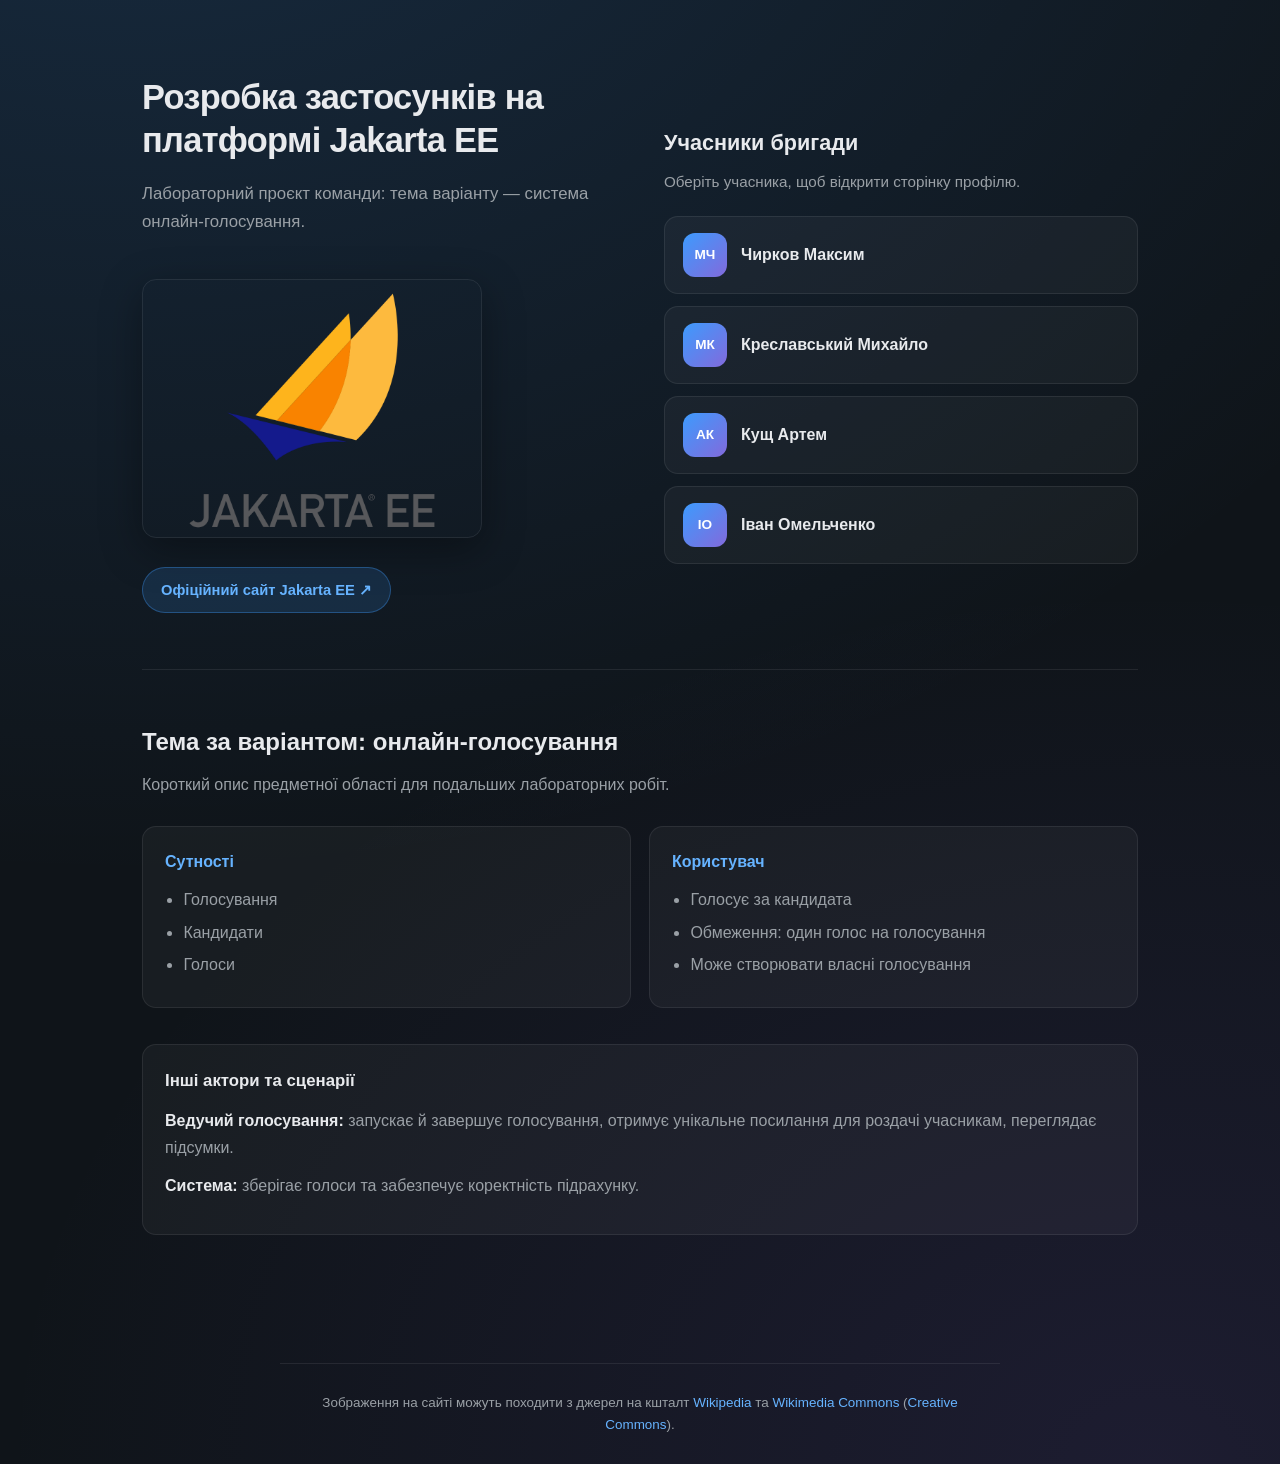
<file: lab1/src/main/webapp/index.html>
<!doctype html>
<html lang="uk">
  <head>
    <meta charset="UTF-8" />
    <meta name="viewport" content="width=device-width, initial-scale=1" />
    <title>Бригада — Jakarta EE</title>
    <link rel="stylesheet" href="styles.css" />
  </head>
  <body>
    <div class="container">
      <main class="landing-section">
        <section class="left-panel">
          <h1>Розробка застосунків на платформі Jakarta EE</h1>
          <p class="lead">
            Лабораторний проєкт команди: тема варіанту — система
            онлайн-голосування.
          </p>
          <img
            class="framework-img"
            src="images/jakarta-logo.png"
            alt="Логотип Jakarta EE"
          />
          <a
            class="external-pill"
            href="https://jakarta.ee"
            target="_blank"
            rel="noopener"
            >Офіційний сайт Jakarta EE ↗</a
          >
        </section>

        <section class="right-panel">
          <h2>Учасники бригади</h2>
          <p class="panel-sub">
            Оберіть учасника, щоб відкрити сторінку профілю.
          </p>
          <ul class="member-cards">
            <li>
              <a href="member-chyrkov">
                <span class="avatar" aria-hidden="true">МЧ</span>
                <span>Чирков Максим</span>
              </a>
            </li>
            <li>
              <a href="member-kreslavskyi">
                <span class="avatar" aria-hidden="true">МК</span>
                <span>Креславський Михайло</span>
              </a>
            </li>
            <li>
              <a href="member-kushch">
                <span class="avatar" aria-hidden="true">АК</span>
                <span>Кущ Артем</span>
              </a>
            </li>
            <li>
              <a href="member-omelchenko">
                <span class="avatar" aria-hidden="true">ІО</span>
                <span>Іван Омельченко</span>
              </a>
            </li>
          </ul>
        </section>
      </main>

      <section class="variant-section">
        <h2>Тема за варіантом: онлайн-голосування</h2>
        <p class="section-intro">
          Короткий опис предметної області для подальших лабораторних робіт.
        </p>

        <div class="variant-grid">
          <div class="variant-card">
            <h3>Сутності</h3>
            <ul>
              <li>Голосування</li>
              <li>Кандидати</li>
              <li>Голоси</li>
            </ul>
          </div>
          <div class="variant-card">
            <h3>Користувач</h3>
            <ul>
              <li>Голосує за кандидата</li>
              <li>Обмеження: один голос на голосування</li>
              <li>Може створювати власні голосування</li>
            </ul>
          </div>
        </div>

        <div class="actors-block">
          <h3>Інші актори та сценарії</h3>
          <p>
            <strong>Ведучий голосування:</strong> запускає й завершує
            голосування, отримує унікальне посилання для роздачі учасникам,
            переглядає підсумки.
          </p>
          <p>
            <strong>Система:</strong> зберігає голоси та забезпечує коректність
            підрахунку.
          </p>
        </div>
      </section>
    </div>
    <footer class="site-footer">
      <p>
        Зображення на сайті можуть походити з джерел на кшталт
        <a href="https://wikipedia.org" target="_blank" rel="noopener"
          >Wikipedia</a
        >
        та
        <a href="https://wikimedia.org" target="_blank" rel="noopener"
          >Wikimedia Commons</a
        >
        (<a href="https://creativecommons.org" target="_blank" rel="noopener"
          >Creative Commons</a
        >).
      </p>
    </footer>
  </body>
</html>
</file>
<file: lab1/src/main/webapp/styles.css>
@charset "UTF-8";

:root {
  --bg: #0f1419;
  --bg-elevated: #1a2332;
  --surface: rgba(255, 255, 255, 0.04);
  --border: rgba(255, 255, 255, 0.08);
  --text: #e8eaed;
  --text-muted: #9aa0a6;
  --accent: #3d9bfd;
  --accent-soft: rgba(61, 155, 253, 0.15);
  --accent-hover: #66b3ff;
  --radius: 14px;
  --shadow: 0 12px 40px rgba(0, 0, 0, 0.35);
}

* {
  box-sizing: border-box;
  margin: 0;
  padding: 0;
}

body {
  font-family:
    -apple-system, BlinkMacSystemFont, "Segoe UI", Roboto, "Helvetica Neue",
    Arial, sans-serif;
  line-height: 1.65;
  color: var(--text);
  background: var(--bg);
  background-image:
    radial-gradient(
      ellipse 120% 80% at 10% -20%,
      rgba(61, 155, 253, 0.18),
      transparent
    ),
    radial-gradient(
      ellipse 90% 60% at 90% 100%,
      rgba(130, 90, 220, 0.12),
      transparent
    );
  min-height: 100vh;
}

.container {
  max-width: 1040px;
  margin: 0 auto;
  padding: 28px 22px 48px;
}

.landing-section {
  display: grid;
  grid-template-columns: 1fr 1fr;
  gap: 48px;
  align-items: center;
  padding: 48px 0 56px;
  border-bottom: 1px solid var(--border);
}

@media (max-width: 860px) {
  .landing-section {
    grid-template-columns: 1fr;
  }
}

.left-panel h1 {
  font-size: clamp(1.65rem, 3.5vw, 2.15rem);
  font-weight: 700;
  letter-spacing: -0.02em;
  line-height: 1.25;
  margin-bottom: 18px;
}

.left-panel .lead {
  color: var(--text-muted);
  font-size: 1.05rem;
  margin-bottom: 22px;
}

.external-pill {
  display: inline-flex;
  align-items: center;
  gap: 8px;
  margin-top: 8px;
  padding: 10px 18px;
  background: var(--accent-soft);
  border: 1px solid rgba(61, 155, 253, 0.35);
  border-radius: 999px;
  color: var(--accent-hover);
  text-decoration: none;
  font-weight: 600;
  font-size: 0.92rem;
  transition:
    background 0.2s,
    transform 0.2s;
}

.external-pill:hover {
  background: rgba(61, 155, 253, 0.28);
  transform: translateY(-1px);
}

.framework-img {
  max-width: min(100%, 340px);
  height: auto;
  border-radius: var(--radius);
  margin: 22px 0 12px;
  box-shadow: var(--shadow);
  border: 1px solid var(--border);
}

.right-panel h2 {
  font-size: 1.35rem;
  font-weight: 700;
  margin-bottom: 8px;
}

.right-panel .panel-sub {
  color: var(--text-muted);
  font-size: 0.95rem;
  margin-bottom: 22px;
}

.member-cards {
  list-style: none;
  display: flex;
  flex-direction: column;
  gap: 12px;
}

.member-cards a {
  display: flex;
  align-items: center;
  gap: 14px;
  padding: 16px 18px;
  background: var(--surface);
  border: 1px solid var(--border);
  border-radius: var(--radius);
  color: var(--text);
  text-decoration: none;
  font-weight: 600;
  transition:
    border-color 0.2s,
    background 0.2s,
    transform 0.2s;
}

.member-cards a:hover {
  border-color: rgba(61, 155, 253, 0.45);
  background: rgba(61, 155, 253, 0.08);
  transform: translateX(4px);
}

.member-cards .avatar {
  width: 44px;
  height: 44px;
  border-radius: 12px;
  background: linear-gradient(135deg, var(--accent), #826adc);
  display: flex;
  align-items: center;
  justify-content: center;
  font-size: 0.85rem;
  font-weight: 700;
  color: #fff;
  flex-shrink: 0;
}

.variant-section {
  padding: 52px 0 24px;
}

.variant-section h2 {
  font-size: 1.5rem;
  margin-bottom: 10px;
}

.variant-section > p.section-intro {
  color: var(--text-muted);
  margin-bottom: 28px;
  max-width: 62ch;
}

.variant-grid {
  display: grid;
  grid-template-columns: repeat(auto-fit, minmax(240px, 1fr));
  gap: 18px;
  margin-bottom: 36px;
}

.variant-card {
  padding: 22px;
  background: var(--surface);
  border: 1px solid var(--border);
  border-radius: var(--radius);
}

.variant-card h3 {
  font-size: 1rem;
  color: var(--accent-hover);
  margin-bottom: 12px;
}

.variant-card ul {
  margin-left: 1.15rem;
  color: var(--text-muted);
}

.variant-card ul li {
  margin-bottom: 6px;
}

.actors-block {
  padding: 22px;
  background: var(--surface);
  border: 1px solid var(--border);
  border-radius: var(--radius);
}

.actors-block h3 {
  margin-bottom: 14px;
  font-size: 1.05rem;
}

.actors-block p {
  margin-bottom: 12px;
  color: var(--text-muted);
}

.actors-block strong {
  color: var(--text);
}

.profile-page .back-link {
  display: inline-flex;
  align-items: center;
  gap: 8px;
  margin-bottom: 28px;
  padding: 8px 14px;
  border-radius: 999px;
  background: var(--surface);
  border: 1px solid var(--border);
  color: var(--text-muted);
  text-decoration: none;
  font-size: 0.9rem;
  font-weight: 500;
  transition:
    color 0.2s,
    border-color 0.2s;
}

.profile-page .back-link:hover {
  color: var(--accent-hover);
  border-color: rgba(61, 155, 253, 0.35);
}

.profile-card {
  background: var(--surface);
  border: 1px solid var(--border);
  border-radius: calc(var(--radius) + 4px);
  padding: 36px 32px 40px;
  box-shadow: var(--shadow);
}

.profile-header {
  text-align: center;
  margin-bottom: 28px;
}

.profile-header h1 {
  font-size: clamp(1.75rem, 4vw, 2.35rem);
  font-weight: 700;
  letter-spacing: -0.02em;
}

.profile-meta-row {
  display: flex;
  flex-wrap: wrap;
  justify-content: center;
  gap: 24px;
  padding: 20px 0;
  border-top: 1px solid var(--border);
  border-bottom: 1px solid var(--border);
  margin-bottom: 28px;
}

.profile-meta-row .meta-item {
  text-align: center;
}

.profile-meta-row .meta-label {
  display: block;
  font-size: 0.78rem;
  text-transform: uppercase;
  letter-spacing: 0.08em;
  color: var(--text-muted);
  margin-bottom: 6px;
}

.profile-meta-row .meta-value {
  font-weight: 600;
}

.contacts-panel {
  display: flex;
  gap: 12px;
  align-items: center;
  justify-content: center;
}

.contact-icon {
  width: 36px;
  height: 36px;
  object-fit: contain;
  vertical-align: middle;
  transition: transform 0.2s;
}

a:hover .contact-icon {
  transform: scale(1.08);
}

.bio-content {
  max-width: 58ch;
  margin: 0 auto;
  color: var(--text-muted);
  font-size: 1.05rem;
}

.bio-content p + p {
  margin-top: 14px;
}

.site-footer {
  margin-top: 56px;
  padding: 28px 22px;
  border-top: 1px solid var(--border);
  text-align: center;
  font-size: 0.84rem;
  color: var(--text-muted);
  max-width: 720px;
  margin-left: auto;
  margin-right: auto;
}

.site-footer a {
  color: var(--accent-hover);
  text-decoration: none;
}

.site-footer a:hover {
  text-decoration: underline;
}

.btn {
  display: inline-flex;
  align-items: center;
  justify-content: center;
  gap: 8px;
  padding: 10px 18px;
  border-radius: 10px;
  font-weight: 600;
  font-size: 0.92rem;
  text-decoration: none;
  border: 1px solid transparent;
  cursor: pointer;
  transition:
    background 0.2s,
    border-color 0.2s,
    transform 0.15s;
  font-family: inherit;
  line-height: 1.3;
  box-sizing: border-box;
}

button.btn {
  appearance: none;
  -webkit-appearance: none;
}

a.btn:hover {
  text-decoration: none;
}

.btn:active {
  transform: translateY(1px);
}

.btn-primary {
  background: var(--accent-soft);
  border-color: rgba(61, 155, 253, 0.45);
  color: var(--accent-hover);
}

.btn-primary:hover {
  background: rgba(61, 155, 253, 0.28);
}

.btn-secondary {
  background: rgba(255, 255, 255, 0.06);
  border-color: var(--border);
  color: var(--text);
}

.btn-secondary:hover {
  border-color: rgba(61, 155, 253, 0.35);
  color: var(--accent-hover);
}

button.btn-success,
a.btn-success {
  background-color: rgba(22, 163, 74, 0.42);
  border-color: rgba(74, 222, 128, 0.75);
  color: #bbf7d0;
}

button.btn-success:hover,
a.btn-success:hover {
  background-color: rgba(34, 197, 94, 0.52);
  border-color: rgba(134, 239, 172, 0.9);
}

button.btn-danger,
a.btn-danger {
  background-color: rgba(185, 28, 28, 0.45);
  border-color: rgba(248, 113, 113, 0.65);
  color: #fecaca;
}

button.btn-danger:hover,
a.btn-danger:hover {
  background-color: rgba(220, 38, 38, 0.55);
  border-color: rgba(252, 165, 165, 0.85);
}

.btn-sm {
  padding: 7px 14px;
  font-size: 0.85rem;
}

.voting-nav {
  display: flex;
  flex-wrap: wrap;
  gap: 12px 14px;
  margin-bottom: 28px;
  padding: 14px 18px;
  background: var(--surface);
  border: 1px solid var(--border);
  border-radius: var(--radius);
}

.voting-table {
  width: 100%;
  border-collapse: collapse;
  margin-top: 16px;
  font-size: 0.95rem;
}

.voting-table th,
.voting-table td {
  padding: 12px 14px;
  border-bottom: 1px solid var(--border);
  text-align: left;
}

.voting-table th {
  color: var(--text-muted);
  font-weight: 600;
  font-size: 0.78rem;
  text-transform: uppercase;
  letter-spacing: 0.06em;
}

.badge {
  display: inline-block;
  padding: 4px 10px;
  border-radius: 999px;
  font-size: 0.78rem;
  font-weight: 700;
  letter-spacing: 0.04em;
}

.badge-active {
  background: rgba(61, 155, 253, 0.25);
  color: var(--accent-hover);
}

.badge-draft {
  background: rgba(255, 193, 7, 0.15);
  color: #ffc857;
}

.badge-closed {
  background: rgba(255, 255, 255, 0.08);
  color: var(--text-muted);
}

.flash {
  padding: 12px 16px;
  border-radius: var(--radius);
  margin-bottom: 20px;
  border: 1px solid var(--border);
  background: var(--surface);
}

.flash-ok {
  border-color: rgba(61, 155, 253, 0.45);
}

.flash-warn {
  border-color: rgba(255, 193, 7, 0.35);
}

.flash-err {
  border-color: rgba(255, 99, 99, 0.35);
}

.voting-detail-meta {
  color: var(--text-muted);
  margin: 12px 0 24px;
  max-width: 65ch;
}

.candidate-list {
  list-style: none;
  margin: 16px 0;
}

.candidate-list li {
  padding: 12px 14px;
  margin-bottom: 10px;
  background: var(--surface);
  border: 1px solid var(--border);
  border-radius: var(--radius);
  display: flex;
  justify-content: space-between;
  align-items: center;
  gap: 16px;
}

.vote-form label {
  display: block;
  margin-bottom: 10px;
  cursor: pointer;
}

.vote-form .btn-submit,
.form-create .btn-submit {
  margin-top: 14px;
}

.host-actions .btn,
.host-actions button.btn {
  margin-top: 0;
}

.host-actions {
  display: flex;
  flex-wrap: wrap;
  gap: 8px;
  align-items: center;
}

.host-actions form {
  display: inline-block;
  margin-right: 0;
}

.form-create {
  margin-top: 36px;
  padding: 22px;
  border: 1px solid var(--border);
  border-radius: var(--radius);
  background: var(--surface);
}

.form-create input[type="text"],
.form-create textarea {
  width: 100%;
  max-width: 480px;
  margin-top: 8px;
  padding: 10px 12px;
  border-radius: 8px;
  border: 1px solid var(--border);
  background: var(--bg);
  color: var(--text);
}
</file>
